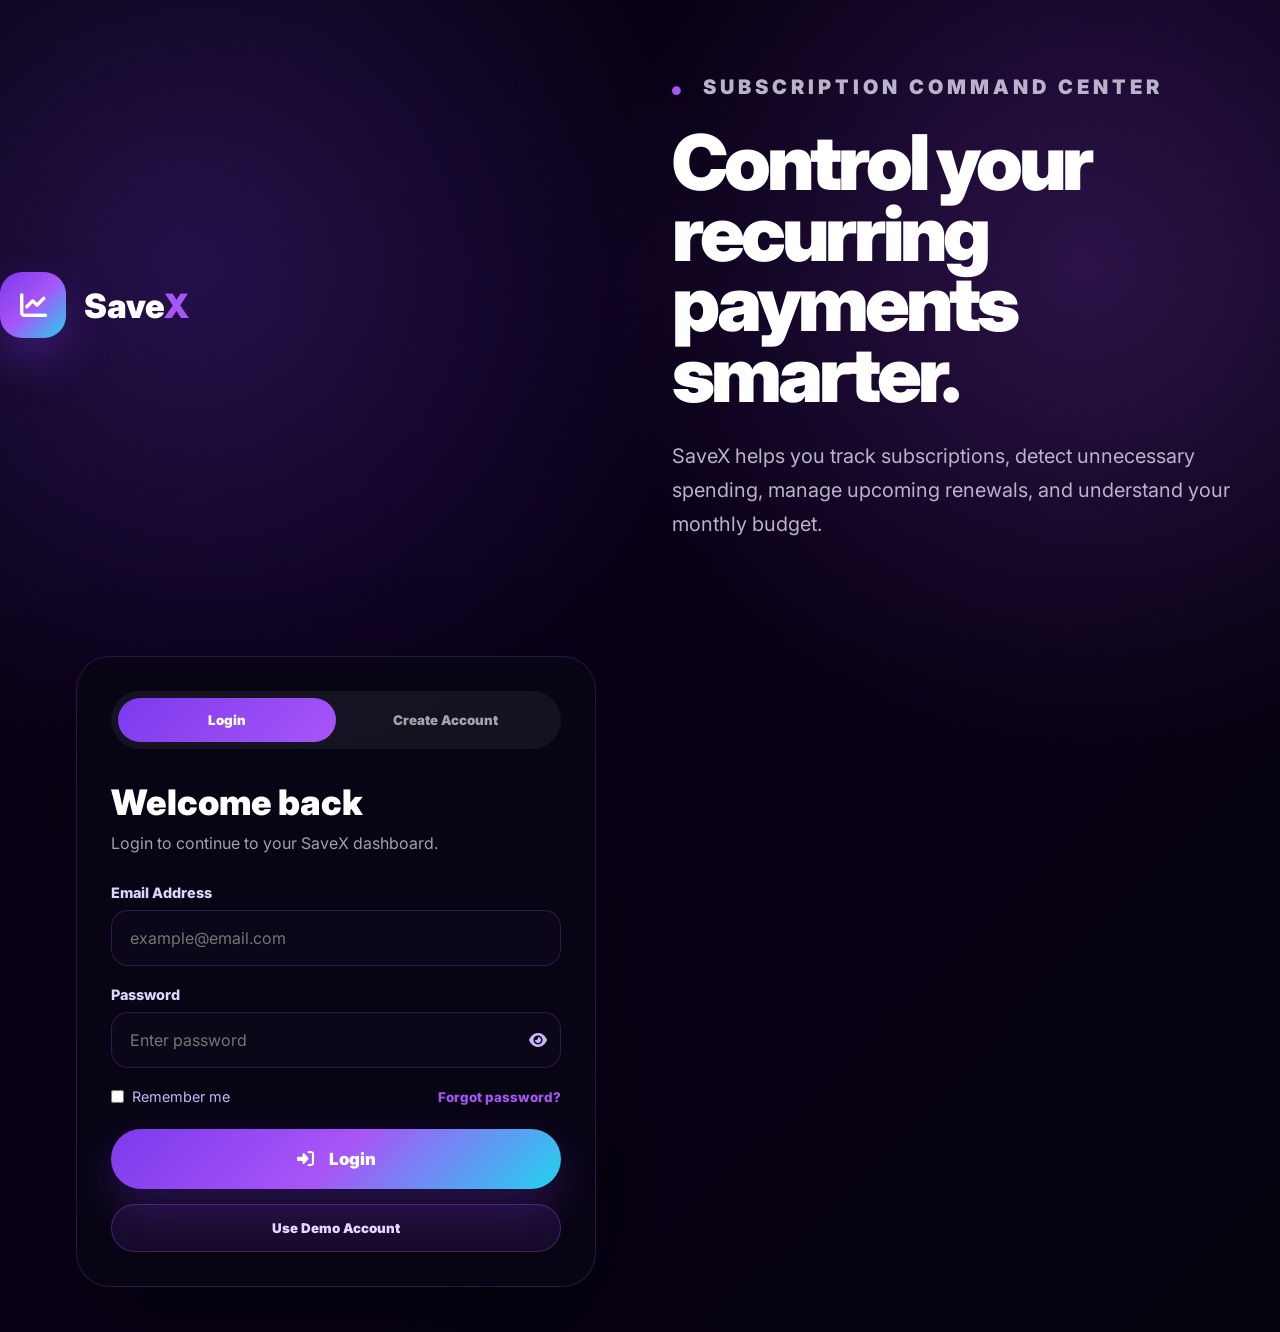
<file: src/web/index.html>
<!DOCTYPE html>
<html lang="en">
<head>
    <meta charset="UTF-8">
    <meta name="viewport" content="width=device-width, initial-scale=1.0">
    <title>SaveX | Login</title>

    <link href="https://fonts.googleapis.com/css2?family=Inter:wght@300;400;500;600;700;800;900&display=swap" rel="stylesheet">
    <link rel="stylesheet" href="https://cdnjs.cloudflare.com/ajax/libs/font-awesome/6.5.0/css/all.min.css">

    <link rel="stylesheet" href="styles.css">
</head>
<body>

<div class="login-page">
    <nav class="auth-brand">
        <div class="brand-icon">
            <i class="fa-solid fa-chart-line"></i>
        </div>
        <h2>Save<span>X</span></h2>
    </nav>

    <div class="auth-hero">

        <p class="hero-tag">
            <i class="fa-solid fa-circle"></i>
            Subscription command center
        </p>

        <h1>Control your recurring payments smarter.</h1>

        <p>
            SaveX helps you track subscriptions, detect unnecessary spending,
            manage upcoming renewals, and understand your monthly budget.
        </p>

    </div>


    <div class="login-right-panel">

        <div class="auth-card">

            <div class="auth-tabs">
                <button type="button" class="auth-tab active" id="loginTab">Login</button>
                <button type="button" class="auth-tab" id="signupTab">Create Account</button>
            </div>

            <form id="loginForm" class="auth-form active">

                <h2>Welcome back</h2>
                <p class="auth-subtitle">Login to continue to your SaveX dashboard.</p>

                <div class="form-group">
                    <label for="loginEmail">Email Address</label>
                    <input type="email" id="loginEmail" placeholder="example@email.com" required>
                </div>

                <div class="form-group">
                    <label for="loginPassword">Password</label>

                    <div class="password-box">
                        <input type="password" id="loginPassword" placeholder="Enter password" required>

                        <button type="button" class="toggle-password" data-target="loginPassword">
                            <i class="fa-solid fa-eye"></i>
                        </button>
                    </div>
                </div>

                <div class="auth-options">
                    <label class="remember-box">
                        <input type="checkbox" id="rememberMe">
                        <span>Remember me</span>
                    </label>

                    <button type="button" class="text-btn" id="forgotBtn">
                        Forgot password?
                    </button>
                </div>

                <button type="submit" class="primary-btn full-btn">
                    <i class="fa-solid fa-right-to-bracket"></i>
                    Login
                </button>

                <button type="button" class="demo-login-btn" id="demoLoginBtn">
                    Use Demo Account
                </button>

            </form>

            <form id="signupForm" class="auth-form">

                <h2>Create account</h2>
                <p class="auth-subtitle">Create your SaveX account and start tracking subscriptions.</p>

                <div class="form-group">
                    <label for="signupName">Full Name</label>
                    <input type="text" id="signupName" placeholder="Enter your full name" required>
                </div>

                <div class="form-group">
                    <label for="signupEmail">Email Address</label>
                    <input type="email" id="signupEmail" placeholder="example@email.com" required>
                </div>

                <div class="form-group">
                    <label for="signupPassword">Password</label>

                    <div class="password-box">
                        <input type="password" id="signupPassword" placeholder="Create password" required>

                        <button type="button" class="toggle-password" data-target="signupPassword">
                            <i class="fa-solid fa-eye"></i>
                        </button>
                    </div>

                    <small class="password-hint">Password must be at least 6 characters.</small>
                </div>

                <div class="form-group">
                    <label for="confirmPassword">Confirm Password</label>

                    <div class="password-box">
                        <input type="password" id="confirmPassword" placeholder="Confirm password" required>

                        <button type="button" class="toggle-password" data-target="confirmPassword">
                            <i class="fa-solid fa-eye"></i>
                        </button>
                    </div>
                </div>

                <button type="submit" class="primary-btn full-btn">
                    <i class="fa-solid fa-user-plus"></i>
                    Create Account
                </button>

            </form>

        </div>

    </div>

</div>

<div class="toast" id="authToast"></div>

<script>
    const loginTab = document.getElementById("loginTab");
    const signupTab = document.getElementById("signupTab");
    const loginForm = document.getElementById("loginForm");
    const signupForm = document.getElementById("signupForm");
    const authToast = document.getElementById("authToast");

    function showAuthToast(message) {
        authToast.textContent = message;
        authToast.classList.add("show");

        setTimeout(function () {
            authToast.classList.remove("show");
        }, 2500);
    }

    function showLogin() {
        loginTab.classList.add("active");
        signupTab.classList.remove("active");

        loginForm.classList.add("active");
        signupForm.classList.remove("active");
    }

    function showSignup() {
        signupTab.classList.add("active");
        loginTab.classList.remove("active");

        signupForm.classList.add("active");
        loginForm.classList.remove("active");
    }

    loginTab.addEventListener("click", showLogin);
    signupTab.addEventListener("click", showSignup);

    document.querySelectorAll(".toggle-password").forEach(function (button) {
        button.addEventListener("click", function () {
            const targetId = button.getAttribute("data-target");
            const input = document.getElementById(targetId);
            const icon = button.querySelector("i");

            if (input.type === "password") {
                input.type = "text";
                icon.classList.remove("fa-eye");
                icon.classList.add("fa-eye-slash");
            } else {
                input.type = "password";
                icon.classList.remove("fa-eye-slash");
                icon.classList.add("fa-eye");
            }
        });
    });

    signupForm.addEventListener("submit", function (event) {
        event.preventDefault();

        const name = document.getElementById("signupName").value.trim();
        const email = document.getElementById("signupEmail").value.trim().toLowerCase();
        const password = document.getElementById("signupPassword").value.trim();
        const confirmPassword = document.getElementById("confirmPassword").value.trim();

        if (name === "" || email === "" || password === "" || confirmPassword === "") {
            showAuthToast("Please fill all fields.");
            return;
        }

        if (password.length < 6) {
            showAuthToast("Password must be at least 6 characters.");
            return;
        }

        if (password !== confirmPassword) {
            showAuthToast("Passwords do not match.");
            return;
        }

        const user = {
            name: name,
            email: email,
            password: password
        };

        localStorage.setItem("savex_user_account", JSON.stringify(user));
        localStorage.setItem("subtracker_user_name", name);
        localStorage.setItem("subtracker_user_email", email);
        localStorage.setItem("savex_logged_in", "true");

        showAuthToast("Account created successfully.");

        setTimeout(function () {
            window.location.href = "dashboard.html";
        }, 800);
    });

    loginForm.addEventListener("submit", function (event) {
        event.preventDefault();

        const email = document.getElementById("loginEmail").value.trim().toLowerCase();
        const password = document.getElementById("loginPassword").value.trim();
        const rememberMe = document.getElementById("rememberMe").checked;

        const savedUser = JSON.parse(localStorage.getItem("savex_user_account"));

        if (!savedUser) {
            showAuthToast("No account found. Please create an account first.");
            return;
        }

        if (email !== savedUser.email || password !== savedUser.password) {
            showAuthToast("Invalid email or password.");
            return;
        }

        localStorage.setItem("subtracker_user_name", savedUser.name);
        localStorage.setItem("subtracker_user_email", savedUser.email);
        localStorage.setItem("savex_logged_in", "true");

        if (rememberMe) {
            localStorage.setItem("savex_remember_email", email);
        } else {
            localStorage.removeItem("savex_remember_email");
        }

        showAuthToast("Login successful.");

        setTimeout(function () {
            window.location.href = "dashboard.html";
        }, 700);
    });

    document.getElementById("demoLoginBtn").addEventListener("click", function () {
        const demoUser = {
            name: "Huda Faisal",
            email: "demo@savex.com",
            password: "123456"
        };

        localStorage.setItem("savex_user_account", JSON.stringify(demoUser));
        localStorage.setItem("subtracker_user_name", demoUser.name);
        localStorage.setItem("subtracker_user_email", demoUser.email);
        localStorage.setItem("savex_logged_in", "true");

        window.location.href = "dashboard.html";
    });

    document.getElementById("forgotBtn").addEventListener("click", function () {
        showAuthToast("Demo project: create a new account if you forgot password.");
    });

    window.addEventListener("load", function () {
        const rememberedEmail = localStorage.getItem("savex_remember_email");

        if (rememberedEmail) {
            document.getElementById("loginEmail").value = rememberedEmail;
            document.getElementById("rememberMe").checked = true;
        }
    });
</script>

</body>
</html>
</file>
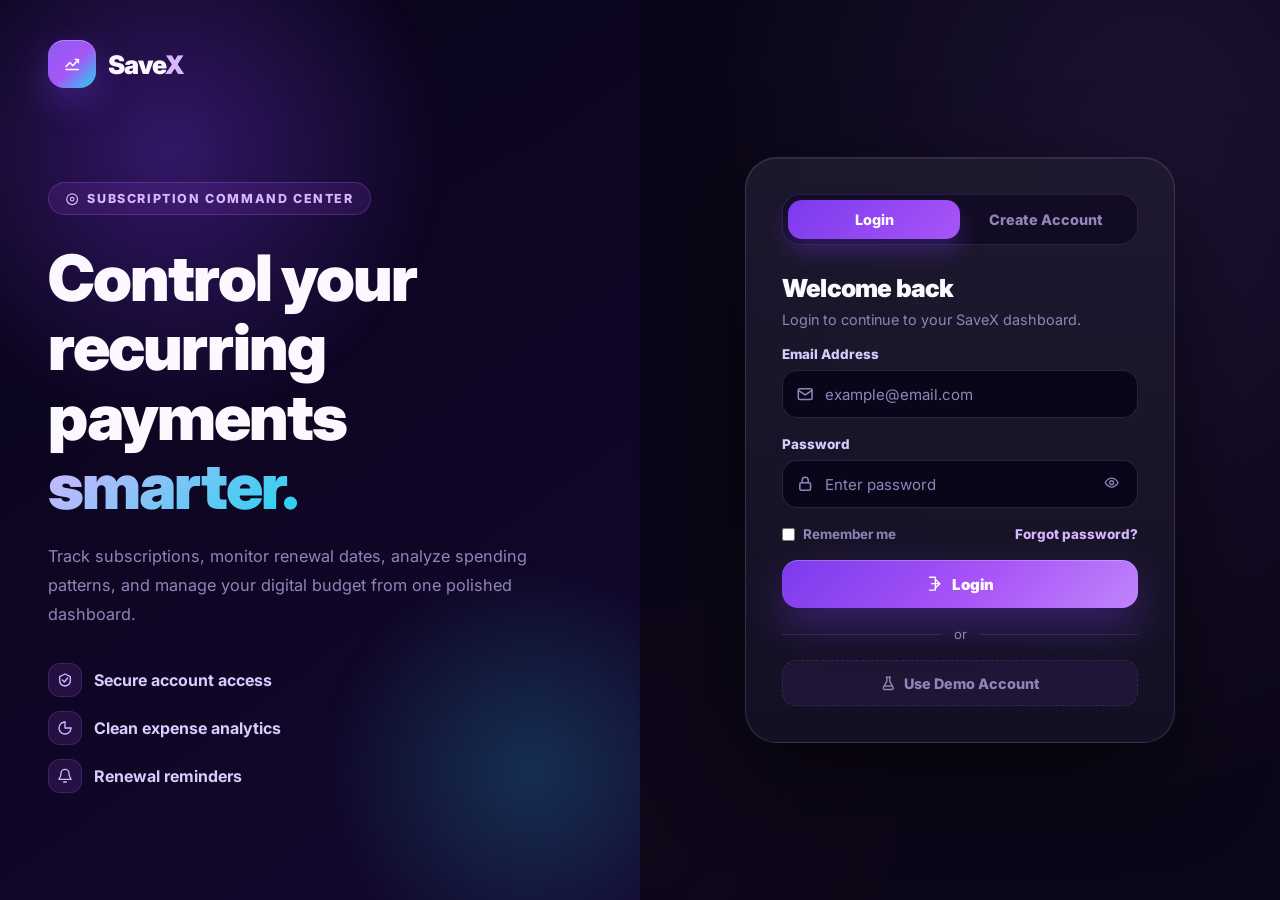
<file: target/classes/static/index.html>
<!DOCTYPE html>
<html lang="en">
<head>
    <meta charset="UTF-8">
    <meta name="viewport" content="width=device-width, initial-scale=1.0">
    <title>SaveX | Login</title>
    <meta name="description" content="SaveX – Smart subscription tracking for recurring payments and renewals.">

    <link href="https://fonts.googleapis.com/css2?family=Inter:wght@300;400;500;600;700;800;900&display=swap" rel="stylesheet">

    <link rel="stylesheet" href="styles.css">
</head>

<body>

<div class="login-page">

    <section class="login-left-panel">

        <nav class="auth-brand">
            <div class="brand-icon">
                <span data-icon="chart-line"></span>
            </div>

            <h2>Save<span>X</span></h2>
        </nav>

        <div class="auth-hero">

            <p class="hero-tag">
                <span data-icon="circle-dot"></span>
                Subscription command center
            </p>

            <h1>
                Control your recurring payments
                <span class="gradient-text">smarter.</span>
            </h1>

            <p class="hero-desc">
                Track subscriptions, monitor renewal dates, analyze spending patterns,
                and manage your digital budget from one polished dashboard.
            </p>

            <div class="hero-features">

                <div class="hero-feature">
                    <span data-icon="shield-check"></span>
                    <span>Secure account access</span>
                </div>

                <div class="hero-feature">
                    <span data-icon="chart-pie"></span>
                    <span>Clean expense analytics</span>
                </div>

                <div class="hero-feature">
                    <span data-icon="bell"></span>
                    <span>Renewal reminders</span>
                </div>

            </div>

        </div>

    </section>

    <section class="login-right-panel">

        <div class="auth-card">

            <div class="auth-tabs">
                <button type="button" class="auth-tab active" id="loginTab">Login</button>
                <button type="button" class="auth-tab" id="signupTab">Create Account</button>
            </div>

            <form id="loginForm" class="auth-form active">

                <h2>Welcome back</h2>

                <p class="auth-subtitle">
                    Login to continue to your SaveX dashboard.
                </p>

                <div class="form-group">

                    <label for="loginEmail">Email Address</label>

                    <div class="input-icon-wrapper">
                        <span data-icon="envelope" class="input-icon"></span>

                        <input
                                type="email"
                                id="loginEmail"
                                placeholder="example@email.com"
                                required
                        >
                    </div>

                </div>

                <div class="form-group">

                    <label for="loginPassword">Password</label>

                    <div class="password-box">
                        <span data-icon="lock" class="input-icon"></span>

                        <input
                                type="password"
                                id="loginPassword"
                                placeholder="Enter password"
                                required
                        >

                        <button type="button" class="toggle-password" data-target="loginPassword" aria-label="Show or hide password">
                            <span data-icon="eye"></span>
                        </button>
                    </div>

                </div>

                <div class="auth-options">

                    <label class="remember-box">
                        <input type="checkbox" id="rememberMe">
                        <span>Remember me</span>
                    </label>

                    <button type="button" class="text-btn" id="forgotBtn">
                        Forgot password?
                    </button>

                </div>

                <button type="submit" class="primary-btn full-btn" id="loginSubmitBtn">
                    <span data-icon="right-to-bracket"></span>
                    Login
                </button>

                <div class="divider">
                    <span>or</span>
                </div>

                <button type="button" class="demo-login-btn" id="demoLoginBtn">
                    <span data-icon="flask"></span>
                    Use Demo Account
                </button>

            </form>

            <form id="signupForm" class="auth-form">

                <h2>Create account</h2>

                <p class="auth-subtitle">
                    Start tracking your subscriptions with SaveX.
                </p>

                <div class="form-group">

                    <label for="signupName">Full Name</label>

                    <div class="input-icon-wrapper">
                        <span data-icon="user" class="input-icon"></span>

                        <input
                                type="text"
                                id="signupName"
                                placeholder="Your name"
                                required
                        >
                    </div>

                </div>

                <div class="form-group">

                    <label for="signupEmail">Email Address</label>

                    <div class="input-icon-wrapper">
                        <span data-icon="envelope" class="input-icon"></span>

                        <input
                                type="email"
                                id="signupEmail"
                                placeholder="example@email.com"
                                required
                        >
                    </div>

                </div>

                <div class="form-group">

                    <label for="signupPassword">Password</label>

                    <div class="password-box">
                        <span data-icon="lock" class="input-icon"></span>

                        <input
                                type="password"
                                id="signupPassword"
                                placeholder="Create password"
                                required
                        >

                        <button type="button" class="toggle-password" data-target="signupPassword" aria-label="Show or hide password">
                            <span data-icon="eye"></span>
                        </button>
                    </div>

                </div>

                <div class="form-group">

                    <label for="confirmPassword">Confirm Password</label>

                    <div class="password-box">
                        <span data-icon="lock" class="input-icon"></span>

                        <input
                                type="password"
                                id="confirmPassword"
                                placeholder="Confirm password"
                                required
                        >

                        <button type="button" class="toggle-password" data-target="confirmPassword" aria-label="Show or hide password">
                            <span data-icon="eye"></span>
                        </button>
                    </div>

                </div>

                <button type="submit" class="primary-btn full-btn">
                    <span data-icon="user-plus"></span>
                    Create Account
                </button>

            </form>

        </div>

    </section>

</div>

<div class="toast" id="authToast"></div>

<script src="svg-icons.js"></script>

<script>
    const AUTH_URL = "http://localhost:8080/api/auth";

    const loginTab = document.getElementById("loginTab");
    const signupTab = document.getElementById("signupTab");

    const loginForm = document.getElementById("loginForm");
    const signupForm = document.getElementById("signupForm");

    const authToast = document.getElementById("authToast");

    function showAuthToast(message, type) {
        authToast.textContent = message;
        authToast.className = "toast show" + (type ? " toast-" + type : "");

        setTimeout(function () {
            authToast.classList.remove("show");
        }, 3000);
    }

    function showLogin() {
        loginTab.classList.add("active");
        signupTab.classList.remove("active");

        loginForm.classList.add("active");
        signupForm.classList.remove("active");
    }

    function showSignup() {
        signupTab.classList.add("active");
        loginTab.classList.remove("active");

        signupForm.classList.add("active");
        loginForm.classList.remove("active");
    }

    loginTab.addEventListener("click", showLogin);
    signupTab.addEventListener("click", showSignup);

    document.querySelectorAll(".toggle-password").forEach(function (button) {
        button.addEventListener("click", function () {
            const targetId = button.getAttribute("data-target");
            const input = document.getElementById(targetId);
            const currentIcon = button.querySelector("[data-icon]");

            if (input.type === "password") {
                input.type = "text";
                currentIcon.setAttribute("data-icon", "eye-slash");
            } else {
                input.type = "password";
                currentIcon.setAttribute("data-icon", "eye");
            }

            if (window.SavexIcons) {
                window.SavexIcons.refresh();
            }
        });
    });

    loginForm.addEventListener("submit", async function (e) {
        e.preventDefault();

        const email = document.getElementById("loginEmail").value.trim();
        const password = document.getElementById("loginPassword").value.trim();

        if (!email || !password) {
            showAuthToast("Please enter email and password.", "error");
            return;
        }

        try {
            const response = await fetch(AUTH_URL + "/login", {
                method: "POST",
                headers: {
                    "Content-Type": "application/json"
                },
                body: JSON.stringify({
                    email: email,
                    password: password
                })
            });

            const data = await response.json();

            if (!response.ok || data.success !== true) {
                showAuthToast(data.message || "Login failed.", "error");
                return;
            }

            localStorage.setItem("savex_logged_in", "true");
            localStorage.setItem("savex_user_id", data.userId);
            localStorage.setItem("subtracker_user_name", data.username);
            localStorage.setItem("subtracker_user_email", data.email);

            if (document.getElementById("rememberMe").checked) {
                localStorage.setItem("savex_remember_email", email);
            }

            showAuthToast("Login successful. Redirecting...", "success");

            setTimeout(function () {
                window.location.href = "dashboard.html";
            }, 700);

        } catch (error) {
            console.error(error);
            showAuthToast("Backend not connected. Start Spring Boot first.", "error");
        }
    });

    signupForm.addEventListener("submit", async function (e) {
        e.preventDefault();

        const name = document.getElementById("signupName").value.trim();
        const email = document.getElementById("signupEmail").value.trim();
        const password = document.getElementById("signupPassword").value.trim();
        const confirmPassword = document.getElementById("confirmPassword").value.trim();

        if (!name || !email || !password || !confirmPassword) {
            showAuthToast("Please fill all fields.", "error");
            return;
        }

        if (password.length < 6) {
            showAuthToast("Password must be at least 6 characters.", "error");
            return;
        }

        if (password !== confirmPassword) {
            showAuthToast("Passwords do not match.", "error");
            return;
        }

        try {
            const response = await fetch(AUTH_URL + "/signup", {
                method: "POST",
                headers: {
                    "Content-Type": "application/json"
                },
                body: JSON.stringify({
                    username: name,
                    email: email,
                    password: password
                })
            });

            const data = await response.json();

            if (!response.ok || data.success !== true) {
                showAuthToast(data.message || "Signup failed.", "error");
                return;
            }

            localStorage.setItem("savex_logged_in", "true");
            localStorage.setItem("savex_user_id", data.userId);
            localStorage.setItem("subtracker_user_name", data.username);
            localStorage.setItem("subtracker_user_email", data.email);

            showAuthToast("Account created. Redirecting...", "success");

            setTimeout(function () {
                window.location.href = "dashboard.html";
            }, 700);

        } catch (error) {
            console.error(error);
            showAuthToast("Backend not connected. Start Spring Boot first.", "error");
        }
    });

    document.getElementById("demoLoginBtn").addEventListener("click", function () {
        localStorage.setItem("savex_logged_in", "true");
        localStorage.setItem("savex_user_id", "0");
        localStorage.setItem("subtracker_user_name", "SaveX User");
        localStorage.setItem("subtracker_user_email", "demo@savex.com");

        showAuthToast("Loading demo account.", "success");

        setTimeout(function () {
            window.location.href = "dashboard.html";
        }, 700);
    });

    document.getElementById("forgotBtn").addEventListener("click", function () {
        showAuthToast("Please create a new account if you forgot your password.", "error");
    });

    window.addEventListener("load", function () {
        const rememberedEmail = localStorage.getItem("savex_remember_email");

        if (rememberedEmail) {
            document.getElementById("loginEmail").value = rememberedEmail;
            document.getElementById("rememberMe").checked = true;
        }
    });
</script>

</body>
</html>
</file>
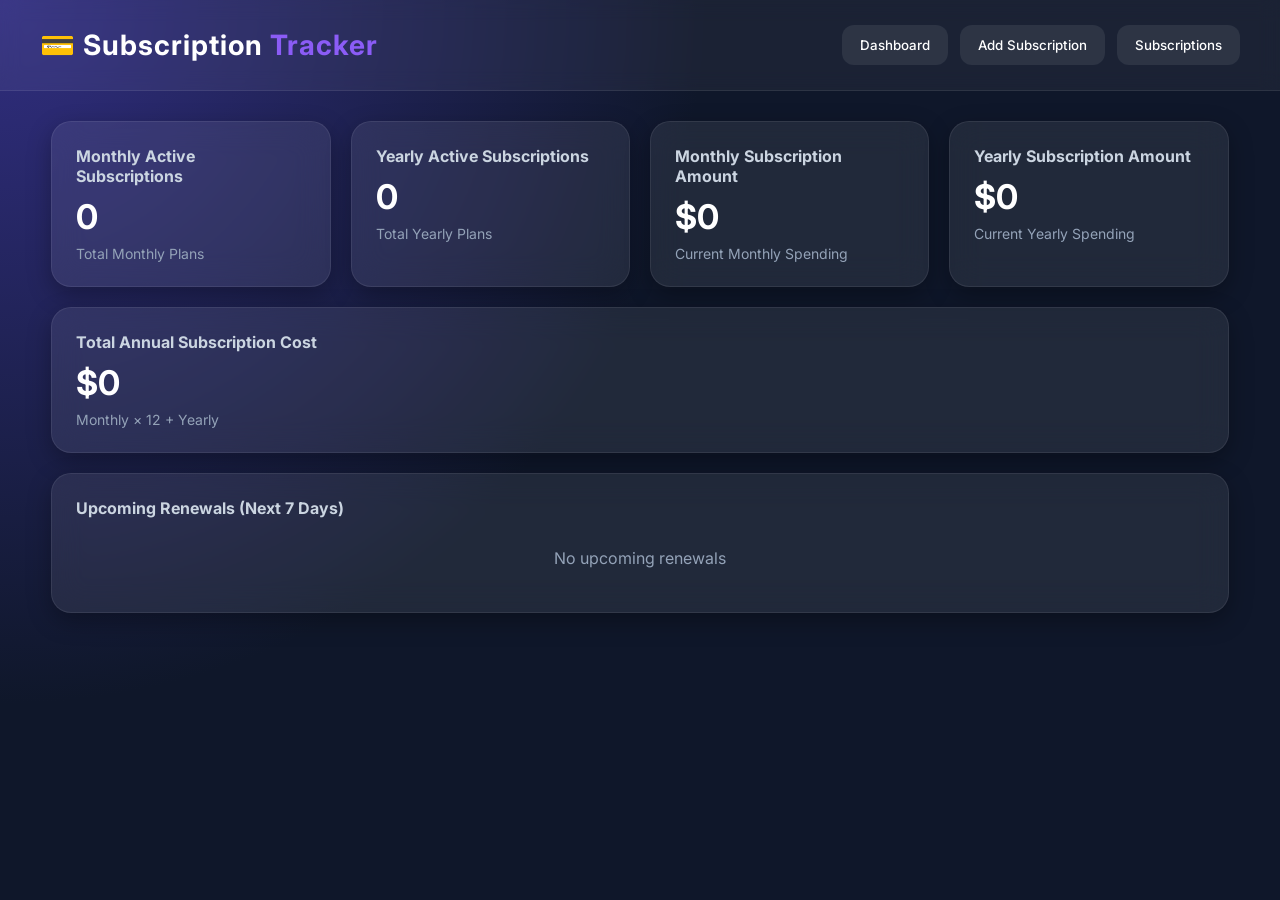
<file: src/com/Frontend.html>
<!DOCTYPE html>
<html lang="en">
<head>
    <meta charset="UTF-8" />
    <meta name="viewport" content="width=device-width, initial-scale=1.0"/>
    <title>Recurring Subscription Tracker</title>

    <link href="https://fonts.googleapis.com/css2?family=Inter:wght@300;400;500;600;700&display=swap" rel="stylesheet">

    <style>

        *{
            margin:0;
            padding:0;
            box-sizing:border-box;
            font-family:'Inter',sans-serif;
        }

        body{
            background:
            radial-gradient(circle at top left,#312e81,#0f172a 45%),
            radial-gradient(circle at bottom right,#7c3aed,#111827 40%);
            min-height:100vh;
            color:white;
        }

        /* HEADER */

        header{
            width:100%;
            padding:25px 40px;
            display:flex;
            justify-content:space-between;
            align-items:center;
            backdrop-filter:blur(10px);
            background:rgba(255,255,255,0.05);
            border-bottom:1px solid rgba(255,255,255,0.08);
            position:sticky;
            top:0;
            z-index:100;
        }

        .logo{
            font-size:28px;
            font-weight:700;
            letter-spacing:1px;
        }

        .logo span{
            color:#8b5cf6;
        }

        nav{
            display:flex;
            gap:12px;
        }

        nav button{
            border:none;
            padding:12px 18px;
            border-radius:12px;
            background:rgba(255,255,255,0.08);
            color:white;
            cursor:pointer;
            transition:0.3s;
            font-weight:500;
        }

        nav button:hover{
            background:#8b5cf6;
            transform:translateY(-2px);
        }

        /* MAIN */

        .container{
            width:92%;
            max-width:1400px;
            margin:30px auto;
        }

        section{
            display:none;
            animation:fade 0.4s ease;
        }

        section.active{
            display:block;
        }

        @keyframes fade{
            from{
                opacity:0;
                transform:translateY(15px);
            }
            to{
                opacity:1;
                transform:translateY(0);
            }
        }

        /* DASHBOARD */

        .dashboard-grid{
            display:grid;
            grid-template-columns:repeat(auto-fit,minmax(240px,1fr));
            gap:20px;
        }

        .card{
            background:rgba(255,255,255,0.08);
            border:1px solid rgba(255,255,255,0.08);
            border-radius:20px;
            padding:24px;
            backdrop-filter:blur(16px);
            box-shadow:0 8px 25px rgba(0,0,0,0.3);
            transition:0.3s;
        }

        .card:hover{
            transform:translateY(-5px);
            background:rgba(255,255,255,0.12);
        }

        .card h3{
            font-size:16px;
            margin-bottom:10px;
            color:#cbd5e1;
        }

        .card h1{
            font-size:34px;
            margin-bottom:8px;
        }

        .card p{
            color:#94a3b8;
            font-size:14px;
        }

        .full-width{
            grid-column:1/-1;
        }

        /* FORM */

        .form-container{
            max-width:700px;
            margin:auto;
        }

        .form-title{
            font-size:28px;
            margin-bottom:25px;
            text-align:center;
            font-weight:700;
        }

        .form-group{
            margin-bottom:18px;
        }

        .form-group label{
            display:block;
            margin-bottom:8px;
            color:#cbd5e1;
            font-size:14px;
        }

        input,
        select{
            width:100%;
            padding:14px;
            border:none;
            border-radius:14px;
            background:rgba(255,255,255,0.08);
            color:white;
            outline:none;
            font-size:15px;
        }

        input::placeholder{
            color:#94a3b8;
        }

        .submit-btn{
            width:100%;
            padding:15px;
            border:none;
            border-radius:14px;
            background:linear-gradient(135deg,#6366f1,#8b5cf6);
            color:white;
            font-size:16px;
            font-weight:600;
            cursor:pointer;
            transition:0.3s;
            margin-top:10px;
        }

        .submit-btn:hover{
            transform:scale(1.02);
            opacity:0.95;
        }

        /* TABLE */

        .table-wrapper{
            overflow-x:auto;
            margin-top:20px;
        }

        table{
            width:100%;
            border-collapse:collapse;
            overflow:hidden;
            border-radius:18px;
        }

        th{
            background:#6366f1;
            padding:16px;
            text-align:left;
        }

        td{
            padding:16px;
            background:rgba(255,255,255,0.06);
            border-bottom:1px solid rgba(255,255,255,0.05);
        }

        tr:hover td{
            background:rgba(255,255,255,0.1);
        }

        .action-btn{
            border:none;
            padding:8px 14px;
            border-radius:10px;
            cursor:pointer;
            color:white;
            font-weight:500;
        }

        .delete-btn{
            background:#ef4444;
        }

        .edit-btn{
            background:#22c55e;
            margin-right:8px;
        }

        .renewal-item{
            background:rgba(255,255,255,0.05);
            padding:14px;
            border-radius:12px;
            margin-top:10px;
        }

        .empty{
            color:#94a3b8;
            text-align:center;
            padding:20px;
        }

        /* RESPONSIVE */

        @media(max-width:768px){

            header{
                flex-direction:column;
                gap:15px;
            }

            nav{
                width:100%;
                justify-content:center;
                flex-wrap:wrap;
            }

            .logo{
                font-size:22px;
            }

            .card h1{
                font-size:28px;
            }
        }

    </style>
</head>

<body>

<header>

    <div class="logo">
        💳 Subscription <span>Tracker</span>
    </div>

    <nav>
        <button onclick="showSection('dashboard')">Dashboard</button>
        <button onclick="showSection('add')">Add Subscription</button>
        <button onclick="showSection('list')">Subscriptions</button>
    </nav>

</header>

<div class="container">

    <!-- DASHBOARD -->

    <section id="dashboard" class="active">

        <div class="dashboard-grid">

            <div class="card">
                <h3>Monthly Active Subscriptions</h3>
                <h1 id="monthlyCount">0</h1>
                <p>Total Monthly Plans</p>
            </div>

            <div class="card">
                <h3>Yearly Active Subscriptions</h3>
                <h1 id="yearlyCount">0</h1>
                <p>Total Yearly Plans</p>
            </div>

            <div class="card">
                <h3>Monthly Subscription Amount</h3>
                <h1 id="monthlyCost">$0</h1>
                <p>Current Monthly Spending</p>
            </div>

            <div class="card">
                <h3>Yearly Subscription Amount</h3>
                <h1 id="yearlyCost">$0</h1>
                <p>Current Yearly Spending</p>
            </div>

            <div class="card full-width">
                <h3>Total Annual Subscription Cost</h3>
                <h1 id="annualTotal">$0</h1>
                <p>Monthly × 12 + Yearly</p>
            </div>

            <div class="card full-width">

                <h3>Upcoming Renewals (Next 7 Days)</h3>

                <div id="renewalsContainer"></div>

            </div>

        </div>

    </section>

    <!-- ADD SUBSCRIPTION -->

    <section id="add">

        <div class="card form-container">

            <h2 class="form-title">
                Add New Subscription
            </h2>

            <div class="form-group">
                <label>Service Name</label>
                <input type="text" id="serviceName" placeholder="Netflix">
            </div>

            <div class="form-group">
                <label>Amount</label>
                <input type="number" id="amount" placeholder="15">
            </div>

            <div class="form-group">
                <label>Category</label>

                <select id="category">
                    <option>Entertainment</option>
                    <option>Software</option>
                    <option>Education</option>
                    <option>Music</option>
                    <option>Fitness</option>
                </select>
            </div>

            <div class="form-group">
                <label>Billing Cycle</label>

                <select id="billingCycle">
                    <option>Monthly</option>
                    <option>Yearly</option>
                </select>
            </div>

            <div class="form-group">
                <label>Next Billing Date</label>
                <input type="date" id="billingDate">
            </div>

            <button class="submit-btn" onclick="saveSubscription()">
                Add Subscription
            </button>

        </div>

    </section>

    <!-- LIST -->

    <section id="list">

        <div class="card">

            <h2 style="margin-bottom:20px;">
                Subscription List
            </h2>

            <div class="table-wrapper">

                <table>

                    <thead>

                    <tr>
                        <th>Service</th>
                        <th>Category</th>
                        <th>Amount</th>
                        <th>Billing</th>
                        <th>Next Date</th>
                        <th>Actions</th>
                    </tr>

                    </thead>

                    <tbody id="tableBody"></tbody>

                </table>

            </div>

        </div>

    </section>

</div>

<script>

    let subscriptions =
        JSON.parse(localStorage.getItem("subscriptions")) || [];

    let editIndex = -1;

    function showSection(id){

        document.querySelectorAll("section")
            .forEach(section =>
                section.classList.remove("active"));

        document.getElementById(id)
            .classList.add("active");

        renderDashboard();
        renderTable();
    }

    function saveSubscription(){

        const subscription = {

            serviceName:
                document.getElementById("serviceName").value,

            amount:
                parseFloat(
                    document.getElementById("amount").value
                ),

            category:
                document.getElementById("category").value,

            billingCycle:
                document.getElementById("billingCycle").value,

            nextBillingDate:
                document.getElementById("billingDate").value
        };

        if(
            !subscription.serviceName ||
            !subscription.amount ||
            !subscription.nextBillingDate
        ){
            alert("Please fill all fields");
            return;
        }

        if(editIndex === -1){

            subscriptions.push(subscription);

        } else {

            subscriptions[editIndex] = subscription;
            editIndex = -1;
        }

        localStorage.setItem(
            "subscriptions",
            JSON.stringify(subscriptions)
        );

        clearForm();

        renderDashboard();
        renderTable();

        alert("Subscription Saved Successfully");

        showSection("list");
    }

    function renderDashboard(){

        const monthly =
            subscriptions.filter(
                s => s.billingCycle === "Monthly"
            );

        const yearly =
            subscriptions.filter(
                s => s.billingCycle === "Yearly"
            );

        const monthlyCost =
            monthly.reduce(
                (total,s) => total + s.amount,
                0
            );

        const yearlyCost =
            yearly.reduce(
                (total,s) => total + s.amount,
                0
            );

        document.getElementById("monthlyCount")
            .innerText = monthly.length;

        document.getElementById("yearlyCount")
            .innerText = yearly.length;

        document.getElementById("monthlyCost")
            .innerText = "$" + monthlyCost;

        document.getElementById("yearlyCost")
            .innerText = "$" + yearlyCost;

        document.getElementById("annualTotal")
            .innerText =
            "$" + ((monthlyCost * 12) + yearlyCost);

        renderRenewals();
    }

    function renderRenewals(){

        const container =
            document.getElementById("renewalsContainer");

        const today = new Date();

        const upcoming =
            subscriptions.filter(subscription => {

                const billDate =
                    new Date(subscription.nextBillingDate);

                const diff =
                    (billDate - today) /
                    (1000 * 60 * 60 * 24);

                return diff >= 0 && diff <= 7;
            });

        if(upcoming.length === 0){

            container.innerHTML =
                `<div class="empty">
                    No upcoming renewals
                </div>`;

            return;
        }

        container.innerHTML = "";

        upcoming.forEach(subscription => {

            const billDate =
                new Date(subscription.nextBillingDate);

            const days =
                Math.ceil(
                    (billDate - today) /
                    (1000 * 60 * 60 * 24)
                );

            container.innerHTML += `

                <div class="renewal-item">

                    <strong>
                        ${subscription.serviceName}
                    </strong>

                    - ${days} day(s) remaining

                </div>
            `;
        });
    }

    function renderTable(){

        const table =
            document.getElementById("tableBody");

        table.innerHTML = "";

        if(subscriptions.length === 0){

            table.innerHTML = `
                <tr>
                    <td colspan="6" class="empty">
                        No subscriptions added yet
                    </td>
                </tr>
            `;

            return;
        }

        subscriptions.forEach((subscription,index) => {

            table.innerHTML += `

                <tr>

                    <td>
                        ${subscription.serviceName}
                    </td>

                    <td>
                        ${subscription.category}
                    </td>

                    <td>
                        $${subscription.amount}
                    </td>

                    <td>
                        ${subscription.billingCycle}
                    </td>

                    <td>
                        ${subscription.nextBillingDate}
                    </td>

                    <td>

                        <button
                            class="action-btn edit-btn"
                            onclick="editSubscription(${index})"
                        >
                            Edit
                        </button>

                        <button
                            class="action-btn delete-btn"
                            onclick="deleteSubscription(${index})"
                        >
                            Delete
                        </button>

                    </td>

                </tr>
            `;
        });
    }

    function editSubscription(index){

        const subscription = subscriptions[index];

        document.getElementById("serviceName")
            .value = subscription.serviceName;

        document.getElementById("amount")
            .value = subscription.amount;

        document.getElementById("category")
            .value = subscription.category;

        document.getElementById("billingCycle")
            .value = subscription.billingCycle;

        document.getElementById("billingDate")
            .value = subscription.nextBillingDate;

        editIndex = index;

        showSection("add");
    }

    function deleteSubscription(index){

        if(confirm("Delete this subscription?")){

            subscriptions.splice(index,1);

            localStorage.setItem(
                "subscriptions",
                JSON.stringify(subscriptions)
            );

            renderDashboard();
            renderTable();
        }
    }

    function clearForm(){

        document.getElementById("serviceName").value = "";
        document.getElementById("amount").value = "";
        document.getElementById("billingDate").value = "";

        document.getElementById("category").selectedIndex = 0;
        document.getElementById("billingCycle").selectedIndex = 0;
    }

    renderDashboard();
    renderTable();

</script>

</body>
</html>
</file>
<file: src/web/styles.css>
* {
    margin: 0;
    padding: 0;
    box-sizing: border-box;
}

body {
    font-family: "Inter", sans-serif;
    background: #05020d;
    color: #ffffff;
    overflow-x: hidden;
}

button,
input,
select {
    font-family: inherit;
}

button {
    cursor: pointer;
}

/* ================= LOGIN PAGE ================= */

.login-page {
    min-height: 100vh;
    display: grid;
    grid-template-columns: 1.05fr 0.95fr;
    background:
        radial-gradient(circle at 15% 20%, rgba(124, 58, 237, 0.26), transparent 34%),
        radial-gradient(circle at 85% 20%, rgba(168, 85, 247, 0.22), transparent 32%),
        linear-gradient(135deg, #05020d, #090018 45%, #05020d);
}

.login-left-panel {
    padding: 48px 7vw;
    display: flex;
    flex-direction: column;
    justify-content: space-between;
}

.auth-brand {
    display: flex;
    align-items: center;
    gap: 18px;
}

.auth-brand h2 {
    font-size: 2.1rem;
    font-weight: 900;
}

.auth-brand span {
    color: #a855f7;
}

.brand-icon,
.logo-box {
    width: 66px;
    height: 66px;
    border-radius: 22px;
    background: linear-gradient(135deg, #7c3aed, #a855f7, #22d3ee);
    display: flex;
    align-items: center;
    justify-content: center;
    color: white;
    font-size: 1.7rem;
    box-shadow: 0 20px 45px rgba(124, 58, 237, 0.35);
}

.auth-hero {
    max-width: 680px;
    padding: 70px 0;
}

.hero-tag {
    color: #c084fc;
    text-transform: uppercase;
    letter-spacing: 4px;
    font-size: 0.78rem;
    font-weight: 900;
    margin-bottom: 24px;
}

.hero-tag i {
    font-size: 0.55rem;
    color: #a855f7;
    margin-right: 10px;
}

.auth-hero h1 {
    font-size: clamp(3.4rem, 6vw, 6.2rem);
    line-height: 0.92;
    font-weight: 900;
    letter-spacing: -4px;
    margin-bottom: 28px;
}

.auth-hero > p {
    color: #b9b2c9;
    font-size: 1.25rem;
    line-height: 1.7;
    max-width: 600px;
}

.auth-preview-card {
    margin-top: 44px;
    width: min(430px, 100%);
    background: rgba(255, 255, 255, 0.07);
    border: 1px solid rgba(168, 85, 247, 0.20);
    border-radius: 28px;
    padding: 26px;
    backdrop-filter: blur(20px);
    box-shadow: 0 30px 80px rgba(0, 0, 0, 0.35);
}

.auth-preview-top {
    display: flex;
    justify-content: space-between;
    align-items: center;
}

.auth-preview-top p {
    color: #a1a1aa;
    font-size: 0.9rem;
}

.auth-preview-top h3 {
    font-size: 2.4rem;
    margin-top: 8px;
}

.preview-icon {
    width: 58px;
    height: 58px;
    border-radius: 18px;
    background: rgba(168, 85, 247, 0.16);
    color: #c084fc;
    display: flex;
    align-items: center;
    justify-content: center;
    font-size: 1.4rem;
}

.preview-line {
    height: 8px;
    border-radius: 999px;
    margin: 28px 0;
    background: linear-gradient(90deg, #7c3aed, #a855f7, #22d3ee);
}

.preview-row {
    display: flex;
    justify-content: space-between;
    padding: 11px 0;
    border-bottom: 1px solid rgba(255, 255, 255, 0.08);
    color: #d1d5db;
}

.preview-row:last-child {
    border-bottom: none;
}

.login-right-panel {
    display: flex;
    align-items: center;
    justify-content: center;
    padding: 45px;
}

.auth-card {
    width: 100%;
    max-width: 520px;
    background: rgba(8, 5, 20, 0.92);
    border: 1px solid rgba(168, 85, 247, 0.22);
    border-radius: 34px;
    padding: 34px;
    box-shadow: 0 40px 110px rgba(0, 0, 0, 0.45);
    backdrop-filter: blur(22px);
}

.auth-tabs {
    display: grid;
    grid-template-columns: 1fr 1fr;
    background: rgba(255, 255, 255, 0.055);
    padding: 7px;
    border-radius: 999px;
    margin-bottom: 32px;
}

.auth-tab {
    border: none;
    padding: 14px 16px;
    border-radius: 999px;
    background: transparent;
    color: #a1a1aa;
    font-weight: 900;
}

.auth-tab.active {
    background: linear-gradient(135deg, #7c3aed, #a855f7);
    color: white;
}

.auth-form {
    display: none;
}

.auth-form.active {
    display: block;
}

.auth-form h2 {
    font-size: 2.2rem;
    font-weight: 900;
    margin-bottom: 8px;
}

.auth-subtitle {
    color: #a1a1aa;
    margin-bottom: 28px;
    line-height: 1.6;
}

.password-box {
    position: relative;
}

.password-box input {
    padding-right: 55px;
}

.toggle-password {
    position: absolute;
    right: 14px;
    top: 50%;
    transform: translateY(-50%);
    border: none;
    background: transparent;
    color: #c4b5fd;
    font-size: 1rem;
}

.password-hint {
    display: block;
    color: #8b8399;
    margin-top: 8px;
    font-size: 0.78rem;
}

.auth-options {
    display: flex;
    align-items: center;
    justify-content: space-between;
    margin: 6px 0 24px;
}

.remember-box {
    display: flex;
    align-items: center;
    gap: 8px;
    color: #c4b5fd;
    font-size: 0.9rem;
}

.remember-box input {
    accent-color: #a855f7;
}

.text-btn {
    border: none;
    background: transparent;
    color: #a855f7;
    font-weight: 800;
}

.demo-login-btn {
    width: 100%;
    margin-top: 15px;
    padding: 15px;
    border: 1px solid rgba(168, 85, 247, 0.30);
    background: rgba(168, 85, 247, 0.10);
    color: #e9d5ff;
    border-radius: 999px;
    font-weight: 900;
}

.demo-login-btn:hover {
    background: rgba(168, 85, 247, 0.18);
}

/* ================= DASHBOARD + SCROLLABLE SIDEBAR ================= */

.dashboard-layout {
    min-height: 100vh;
    display: flex;
    background:
        radial-gradient(circle at 75% 10%, rgba(168, 85, 247, 0.18), transparent 35%),
        linear-gradient(135deg, #05020d 0%, #070113 45%, #06000f 100%);
}

.sidebar {
    width: 435px;
    height: 100vh;
    height: 100dvh;
    position: sticky;
    top: 0;
    background: rgba(3, 2, 12, 0.96);
    border-right: 1px solid rgba(168, 85, 247, 0.14);
    z-index: 10;
    overflow: hidden;
}

.sidebar-scroll-area {
    height: 100%;
    overflow-y: auto;
    overflow-x: hidden;
    padding: 56px 34px 36px;
    scrollbar-width: thin;
    scrollbar-color: #a855f7 transparent;
}

.sidebar-scroll-area::-webkit-scrollbar {
    width: 6px;
}

.sidebar-scroll-area::-webkit-scrollbar-track {
    background: transparent;
}

.sidebar-scroll-area::-webkit-scrollbar-thumb {
    background: rgba(168, 85, 247, 0.55);
    border-radius: 999px;
}

.sidebar-logo {
    display: flex;
    align-items: center;
    gap: 18px;
    margin-bottom: 70px;
}

.logo-box {
    flex-shrink: 0;
}

.sidebar-logo h2 {
    font-size: 2rem;
    font-weight: 900;
    white-space: nowrap;
}

.sidebar-logo span {
    color: #a855f7;
}

.sidebar-menu {
    display: flex;
    flex-direction: column;
    gap: 22px;
}

.menu-item {
    width: 100%;
    min-height: 72px;
    border: none;
    outline: none;
    background: transparent;
    color: #9ca3af;
    display: flex;
    align-items: center;
    gap: 26px;
    padding: 18px 31px;
    border-radius: 24px;
    font-size: 1.25rem;
    font-weight: 800;
    text-align: left;
    transition: 0.25s ease;
}

.menu-item i {
    width: 34px;
    font-size: 1.6rem;
    flex-shrink: 0;
}

.menu-item:hover {
    background: rgba(168, 85, 247, 0.08);
    color: white;
    transform: translateX(5px);
}

.menu-item.active {
    background: rgba(168, 85, 247, 0.13);
    color: white;
    border: 1px solid rgba(168, 85, 247, 0.45);
    box-shadow: inset 4px 0 0 #a855f7;
}

.menu-item.active i {
    color: #c084fc;
}

.sidebar-bottom {
    margin-top: 38px;
    border-top: 1px solid rgba(168, 85, 247, 0.14);
    padding-top: 30px;
    padding-bottom: 20px;
}

.profile-card {
    background: rgba(255, 255, 255, 0.04);
    border: 1px solid rgba(168, 85, 247, 0.12);
    border-radius: 24px;
    padding: 24px 28px;
    display: flex;
    align-items: center;
    gap: 22px;
}

.profile-avatar {
    width: 68px;
    height: 68px;
    border-radius: 22px;
    background: linear-gradient(135deg, #7c3aed, #a855f7, #22d3ee);
    display: flex;
    align-items: center;
    justify-content: center;
    font-size: 1.25rem;
    font-weight: 900;
    flex-shrink: 0;
}

.profile-card h4 {
    font-size: 1.05rem;
    font-weight: 900;
}

.profile-card p {
    color: #c084fc;
    font-size: 0.92rem;
    margin-top: 5px;
}

.logout-btn {
    width: 100%;
    margin-top: 16px;
    border: 1px solid rgba(239, 68, 68, 0.22);
    background: rgba(239, 68, 68, 0.10);
    color: #fca5a5;
    padding: 15px 18px;
    border-radius: 20px;
    font-weight: 900;
    display: flex;
    align-items: center;
    justify-content: center;
    gap: 10px;
    transition: 0.25s;
}

.logout-btn:hover {
    background: rgba(239, 68, 68, 0.18);
}

.main-panel {
    flex: 1;
    min-width: 0;
    padding: 58px 68px;
}

.top-header {
    display: flex;
    justify-content: space-between;
    align-items: flex-start;
    margin-bottom: 58px;
}

.eyebrow {
    color: #c084fc !important;
    text-transform: uppercase;
    letter-spacing: 6px;
    font-size: 0.78rem !important;
    font-weight: 900;
    margin-bottom: 22px;
}

.eyebrow::before {
    content: "";
    display: inline-block;
    width: 11px;
    height: 11px;
    background: #a855f7;
    border-radius: 50%;
    margin-right: 14px;
}

.top-header h1 {
    font-size: 4.2rem;
    line-height: 1;
    font-weight: 900;
    color: #f8fafc;
    letter-spacing: -2px;
}

.top-header p {
    color: #a1a1aa;
    margin-top: 22px;
    font-size: 1.25rem;
}

.top-actions {
    display: flex;
    align-items: center;
    gap: 26px;
}

.notification-btn {
    width: 80px;
    height: 80px;
    border-radius: 24px;
    border: 1px solid rgba(168, 85, 247, 0.18);
    background: rgba(255, 255, 255, 0.04);
    color: white;
    position: relative;
    font-size: 1.25rem;
}

.notification-btn span {
    position: absolute;
    top: -13px;
    right: -12px;
    background: #fb6a3c;
    color: white;
    min-width: 38px;
    height: 38px;
    border-radius: 999px;
    font-size: 1rem;
    font-weight: 900;
    display: flex;
    align-items: center;
    justify-content: center;
}

.primary-btn {
    border: none;
    background: linear-gradient(135deg, #7c3aed, #a855f7, #22d3ee);
    color: white;
    padding: 20px 42px;
    border-radius: 999px;
    font-size: 1.05rem;
    font-weight: 900;
    display: inline-flex;
    align-items: center;
    justify-content: center;
    gap: 15px;
    transition: 0.25s ease;
    box-shadow: 0 18px 45px rgba(124, 58, 237, 0.28);
}

.primary-btn:hover {
    transform: translateY(-3px);
}

.secondary-btn {
    border: none;
    background: rgba(30, 20, 48, 0.95);
    color: #ddd6fe;
    padding: 16px 30px;
    border-radius: 999px;
    font-weight: 800;
}

.full-btn {
    width: 100%;
}

.stats-grid {
    display: grid;
    grid-template-columns: repeat(3, minmax(260px, 1fr));
    gap: 34px;
    margin-bottom: 34px;
}

.stat-card {
    background: rgba(8, 5, 20, 0.9);
    border: 1px solid rgba(168, 85, 247, 0.14);
    border-radius: 32px;
    min-height: 255px;
    padding: 32px 36px;
    display: flex;
    flex-direction: column;
    justify-content: center;
}

.stat-icon {
    width: 72px;
    height: 72px;
    border-radius: 24px;
    background: rgba(168, 85, 247, 0.11);
    color: #c084fc;
    display: flex;
    align-items: center;
    justify-content: center;
    font-size: 1.7rem;
    margin-bottom: 30px;
}

.stat-card h3 {
    color: #a1a1aa;
    text-transform: uppercase;
    letter-spacing: 4px;
    font-size: 0.82rem;
    margin-bottom: 18px;
    font-weight: 900;
}

.stat-card .value {
    font-size: 3.25rem;
    font-weight: 900;
    line-height: 1;
    letter-spacing: 2px;
}

.stat-card p {
    color: #34d399;
    margin-top: 15px;
    font-size: 0.98rem;
}

.stat-card.small-card {
    max-width: 475px;
}

.charts-grid {
    display: grid;
    grid-template-columns: 1fr 1fr;
    gap: 34px;
    margin-bottom: 48px;
}

.chart-card,
.renewals-card,
.table-card,
.insight-card,
.ai-card {
    background: rgba(8, 5, 20, 0.92);
    border: 1px solid rgba(168, 85, 247, 0.14);
    border-radius: 32px;
    padding: 30px 36px;
}

.chart-card {
    min-height: 545px;
}

.chart-title {
    display: flex;
    align-items: center;
    gap: 13px;
    font-size: 1.25rem;
    font-weight: 900;
    margin-bottom: 24px;
}

.chart-box {
    width: 100%;
    height: 430px;
    position: relative;
}

.chart-box canvas {
    width: 100% !important;
    height: 100% !important;
}

.renewals-card {
    min-height: 180px;
    margin-bottom: 34px;
}

.renewal-list {
    margin-top: 20px;
}

.renewal-item {
    display: flex;
    align-items: center;
    justify-content: space-between;
    gap: 25px;
    padding: 19px 0;
    border-bottom: 1px solid rgba(168, 85, 247, 0.12);
}

.renewal-item:last-child {
    border-bottom: none;
}

.renewal-left {
    display: flex;
    align-items: center;
    gap: 18px;
}

.renewal-icon {
    width: 52px;
    height: 52px;
    border-radius: 18px;
    background: rgba(251, 191, 36, 0.1);
    color: #fbbf24;
    display: flex;
    align-items: center;
    justify-content: center;
}

.renewal-item p {
    color: #a1a1aa;
    font-size: 0.9rem;
}

.days-badge {
    background: rgba(30, 20, 48, 0.95);
    color: #ddd6fe;
    padding: 9px 17px;
    border-radius: 999px;
    white-space: nowrap;
    font-size: 0.85rem;
    font-weight: 800;
}

.overdue-badge {
    background: rgba(239, 68, 68, 0.15);
    color: #f87171;
}

.empty-state {
    text-align: center;
    padding: 45px 20px;
    color: #a1a1aa;
}

.table-wrapper {
    overflow-x: auto;
}

.subscription-table {
    width: 100%;
    border-collapse: collapse;
}

.subscription-table th {
    text-align: left;
    color: #a1a1aa;
    font-size: 0.85rem;
    text-transform: uppercase;
    letter-spacing: 2px;
    padding: 17px 12px;
    border-bottom: 1px solid rgba(168, 85, 247, 0.16);
}

.subscription-table td {
    padding: 20px 12px;
    border-bottom: 1px solid rgba(168, 85, 247, 0.08);
    color: #e9d5ff;
}

.service-cell {
    display: flex;
    align-items: center;
    gap: 13px;
    font-weight: 900;
}

.service-icon {
    width: 42px;
    height: 42px;
    border-radius: 15px;
    background: rgba(168, 85, 247, 0.12);
    color: #c084fc;
    display: flex;
    align-items: center;
    justify-content: center;
}

.cycle-badge {
    background: rgba(168, 85, 247, 0.12);
    color: #d8b4fe;
    padding: 8px 15px;
    border-radius: 999px;
    font-size: 0.82rem;
    font-weight: 900;
}

.action-buttons {
    display: flex;
    gap: 10px;
}

.icon-action {
    width: 40px;
    height: 40px;
    border-radius: 13px;
    border: none;
    background: rgba(30, 20, 48, 0.95);
    color: #c4b5fd;
}

.icon-action:hover {
    color: white;
}

.icon-action.delete:hover {
    color: #fb7185;
}

.insight-grid {
    display: grid;
    grid-template-columns: 1.3fr 0.7fr;
    gap: 34px;
}

.ai-card {
    background:
        radial-gradient(circle at top right, rgba(168, 85, 247, 0.16), transparent 35%),
        rgba(8, 5, 20, 0.92);
}

.ai-header {
    display: flex;
    align-items: center;
    gap: 20px;
    margin-bottom: 28px;
}

.ai-icon {
    width: 76px;
    height: 76px;
    border-radius: 26px;
    background: rgba(168, 85, 247, 0.12);
    color: #c084fc;
    display: flex;
    align-items: center;
    justify-content: center;
    font-size: 1.9rem;
}

.ai-card h2 {
    font-size: 2rem;
}

.ai-card p {
    color: #d1d5db;
    line-height: 1.85;
    font-size: 1rem;
}

.tip-box {
    margin-top: 30px;
    background: rgba(30, 20, 48, 0.76);
    border-radius: 24px;
    padding: 24px;
    color: #e9d5ff;
}

/* ================= FORM + MODAL ================= */

.form-group {
    margin-bottom: 20px;
}

.form-group label {
    display: block;
    margin-bottom: 9px;
    color: #ddd6fe;
    font-weight: 800;
    font-size: 0.9rem;
}

.form-group input,
.form-group select {
    width: 100%;
    border: 1px solid rgba(168, 85, 247, 0.24);
    background: #0b0618;
    color: white;
    padding: 17px 18px;
    border-radius: 17px;
    outline: none;
    font-size: 1rem;
}

.form-group input:focus,
.form-group select:focus {
    border-color: #a855f7;
}

.form-row {
    display: grid;
    grid-template-columns: 1fr 1fr;
    gap: 20px;
}

.modal {
    position: fixed;
    inset: 0;
    background: rgba(0, 0, 0, 0.76);
    backdrop-filter: blur(12px);
    z-index: 999;
    display: none;
    align-items: center;
    justify-content: center;
    padding: 22px;
}

.modal.show {
    display: flex;
}

.modal-box {
    width: 100%;
    max-width: 590px;
    background: #080313;
    border: 1px solid rgba(168, 85, 247, 0.28);
    border-radius: 32px;
    padding: 34px;
    box-shadow: 0 35px 100px rgba(0, 0, 0, 0.55);
}

.modal-header {
    display: flex;
    align-items: center;
    justify-content: space-between;
    margin-bottom: 28px;
}

.modal-header h3 {
    font-size: 1.35rem;
    display: flex;
    gap: 11px;
    align-items: center;
}

.modal-header h3 i {
    color: #c084fc;
}

.modal-header button {
    border: none;
    background: rgba(30, 20, 48, 0.95);
    color: white;
    width: 44px;
    height: 44px;
    border-radius: 50%;
}

.modal-actions {
    display: flex;
    justify-content: flex-end;
    gap: 14px;
    margin-top: 30px;
}

.toast {
    position: fixed;
    right: 30px;
    bottom: 30px;
    background: #160b2e;
    border-left: 4px solid #a855f7;
    padding: 16px 25px;
    border-radius: 999px;
    color: white;
    opacity: 0;
    transform: translateY(20px);
    pointer-events: none;
    transition: 0.25s;
    z-index: 1200;
}

.toast.show {
    opacity: 1;
    transform: translateY(0);
}

/* ================= RESPONSIVE ================= */

@media (max-width: 1350px) {
    .sidebar {
        width: 330px;
    }

    .stats-grid {
        grid-template-columns: repeat(2, 1fr);
    }

    .charts-grid {
        grid-template-columns: 1fr;
    }
}

@media (max-width: 1000px) {
    .login-page {
        grid-template-columns: 1fr;
    }

    .login-left-panel {
        padding: 34px 24px;
    }

    .auth-hero {
        padding: 45px 0;
    }

    .login-right-panel {
        padding: 24px;
    }
}

@media (max-width: 900px) {
    .dashboard-layout {
        flex-direction: column;
    }

    .sidebar {
        width: 100%;
        height: auto;
        position: relative;
        overflow: visible;
    }

    .sidebar-scroll-area {
        height: auto;
        overflow-x: auto;
        overflow-y: hidden;
        padding: 24px;
    }

    .sidebar-logo {
        margin-bottom: 25px;
    }

    .sidebar-menu {
        flex-direction: row;
        overflow-x: auto;
        gap: 12px;
        padding-bottom: 8px;
    }

    .menu-item {
        min-width: 75px;
        min-height: 64px;
        justify-content: center;
        padding: 14px;
    }

    .menu-item span,
    .sidebar-bottom {
        display: none;
    }

    .main-panel {
        padding: 30px 18px;
    }

    .top-header {
        flex-direction: column;
        gap: 24px;
    }

    .stats-grid,
    .insight-grid {
        grid-template-columns: 1fr;
    }

    .form-row {
        grid-template-columns: 1fr;
    }

    .top-header h1 {
        font-size: 3rem;
    }
    /* Hide monthly spend preview card from login/main page */
    .auth-preview-card {
        display: none;
    }

    /* Keep login page layout balanced after hiding card */
    .auth-hero {
        max-width: 680px;
        padding: 70px 0;
    }

    .auth-hero h1 {
        margin-bottom: 30px;
    }

    .auth-hero > p {
        margin-bottom: 0;
    }
    .auth-preview-card {
        display: none !important;
    }
}
</file>
<file: target/classes/static/styles.css>
*, *::before, *::after {
    margin: 0;
    padding: 0;
    box-sizing: border-box;
}

:root {
    --bg-base: #04020a;
    --bg-surface: rgba(10, 6, 24, 0.96);
    --bg-card: rgba(18, 13, 38, 0.78);
    --bg-card-hover: rgba(27, 19, 55, 0.92);
    --bg-input: rgba(17, 12, 35, 0.92);
    --border: rgba(180, 125, 255, 0.16);
    --border-hover: rgba(198, 151, 255, 0.42);
    --purple-400: #d7b6ff;
    --purple-500: #a855f7;
    --purple-600: #9333ea;
    --purple-700: #7c3aed;
    --text-primary: #fbf8ff;
    --text-secondary: #d8ccff;
    --text-muted: #9184b8;
    --green: #10b981;
    --blue: #22d3ee;
    --amber: #f59e0b;
    --red: #ef4444;
    --pink: #ec4899;
    --sidebar-w: 260px;
    --radius-sm: 12px;
    --radius-md: 18px;
    --radius-lg: 24px;
    --radius-xl: 32px;
    --shadow-card: 0 22px 70px rgba(0, 0, 0, 0.42);
    --transition: 0.22s ease;
}

html {
    scroll-behavior: smooth;
}

body {
    font-family: "Inter", sans-serif;
    background:
        radial-gradient(circle at 12% 8%, rgba(124, 58, 237, 0.20), transparent 28%),
        radial-gradient(circle at 88% 12%, rgba(34, 211, 238, 0.12), transparent 30%),
        radial-gradient(circle at 50% 92%, rgba(236, 72, 153, 0.09), transparent 32%),
        linear-gradient(135deg, #030108 0%, #070214 45%, #0b061a 100%);
    color: var(--text-primary);
    min-height: 100vh;
    -webkit-font-smoothing: antialiased;
    overflow-x: hidden;
}

button {
    cursor: pointer;
    font-family: inherit;
    border: none;
    background: none;
}

input, select, textarea {
    font-family: inherit;
}

.svg-icon {
    width: 1.15em;
    height: 1.15em;
    display: inline-flex;
    align-items: center;
    justify-content: center;
    flex-shrink: 0;
}

.svg-icon svg {
    width: 100%;
    height: 100%;
    fill: none;
    stroke: currentColor;
    stroke-width: 2;
    stroke-linecap: round;
    stroke-linejoin: round;
}

/* Login Page */

.login-page {
    display: grid;
    grid-template-columns: 1fr 1fr;
    min-height: 100vh;
    position: relative;
}

.login-left-panel {
    background:
        linear-gradient(145deg, rgba(9, 4, 25, 0.96), rgba(20, 8, 47, 0.98)),
        radial-gradient(circle at top left, rgba(168, 85, 247, 0.30), transparent 35%);
    padding: 40px 48px;
    display: flex;
    flex-direction: column;
    position: relative;
    overflow: hidden;
}

.login-left-panel::before {
    content: "";
    position: absolute;
    top: -160px;
    left: -140px;
    width: 620px;
    height: 620px;
    background: radial-gradient(circle, rgba(124, 58, 237, 0.35), transparent 62%);
    filter: blur(8px);
    pointer-events: none;
}

.login-left-panel::after {
    content: "";
    position: absolute;
    bottom: -100px;
    right: -120px;
    width: 460px;
    height: 460px;
    background: radial-gradient(circle, rgba(34, 211, 238, 0.20), transparent 64%);
    filter: blur(10px);
    pointer-events: none;
}

.auth-brand {
    display: flex;
    align-items: center;
    gap: 12px;
    margin-bottom: auto;
    position: relative;
    z-index: 1;
}

.brand-icon,
.logo-box {
    width: 48px;
    height: 48px;
    background: linear-gradient(135deg, #8b5cf6, #a855f7 52%, #22d3ee);
    border-radius: 16px;
    display: grid;
    place-items: center;
    color: #fff;
    box-shadow:
        0 14px 35px rgba(124, 58, 237, 0.35),
        inset 0 1px 0 rgba(255, 255, 255, 0.28);
}

.auth-brand h2,
.sidebar-logo h2 {
    font-size: 1.6rem;
    font-weight: 900;
    letter-spacing: -0.9px;
    color: var(--text-primary);
}

.auth-brand h2 span,
.sidebar-logo h2 span {
    color: var(--purple-400);
}

.auth-hero {
    margin: auto 0;
    padding: 40px 0;
    position: relative;
    z-index: 1;
}

.hero-tag {
    display: inline-flex;
    align-items: center;
    gap: 8px;
    font-size: 0.78rem;
    font-weight: 800;
    color: var(--purple-400);
    text-transform: uppercase;
    letter-spacing: 1.6px;
    background: rgba(168, 85, 247, 0.12);
    border: 1px solid rgba(168, 85, 247, 0.30);
    padding: 8px 16px;
    border-radius: 999px;
    margin-bottom: 28px;
}

.auth-hero h1 {
    font-size: clamp(2.3rem, 5vw, 4.4rem);
    font-weight: 900;
    line-height: 1.08;
    letter-spacing: -2px;
    margin-bottom: 22px;
}

.gradient-text {
    background: linear-gradient(135deg, var(--purple-400), var(--blue));
    -webkit-background-clip: text;
    -webkit-text-fill-color: transparent;
}

.hero-desc {
    font-size: 1.02rem;
    color: var(--text-muted);
    line-height: 1.78;
    max-width: 500px;
    margin-bottom: 34px;
}

.hero-features {
    display: grid;
    gap: 14px;
}

.hero-feature {
    display: flex;
    align-items: center;
    gap: 12px;
    color: var(--text-secondary);
    font-weight: 700;
}

.hero-feature .svg-icon {
    width: 34px;
    height: 34px;
    padding: 8px;
    background: rgba(168, 85, 247, 0.14);
    border: 1px solid rgba(168, 85, 247, 0.22);
    border-radius: 12px;
    color: var(--purple-400);
}

.login-right-panel {
    background: rgba(12, 8, 24, 0.84);
    display: flex;
    align-items: center;
    justify-content: center;
    padding: 48px 40px;
    position: relative;
}

.login-right-panel::before {
    content: "";
    position: absolute;
    inset: 0;
    background: radial-gradient(ellipse at 80% 20%, rgba(168, 85, 247, 0.10), transparent 60%);
    pointer-events: none;
}

.auth-card {
    width: 100%;
    max-width: 430px;
    padding: 36px;
    border-radius: var(--radius-xl);
    position: relative;
    z-index: 1;
    backdrop-filter: blur(22px);
    background:
        linear-gradient(180deg, rgba(255, 255, 255, 0.055), rgba(255, 255, 255, 0.02)),
        rgba(17, 13, 34, 0.88);
    border: 1px solid rgba(196, 181, 253, 0.18);
    box-shadow:
        0 30px 90px rgba(0, 0, 0, 0.55),
        inset 0 1px 0 rgba(255, 255, 255, 0.07);
}

.auth-tabs {
    display: flex;
    background: var(--bg-input);
    border-radius: 18px;
    padding: 5px;
    margin-bottom: 28px;
    border: 1px solid var(--border);
}

.auth-tab {
    flex: 1;
    padding: 11px;
    border-radius: 14px;
    font-size: 0.9rem;
    font-weight: 800;
    color: var(--text-muted);
    transition: var(--transition);
}

.auth-tab.active {
    background: linear-gradient(135deg, var(--purple-700), var(--purple-500));
    color: #fff;
    box-shadow: 0 12px 25px rgba(124, 58, 237, 0.30);
}

.auth-form {
    display: none;
    flex-direction: column;
    gap: 18px;
}

.auth-form.active {
    display: flex;
}

.auth-form h2 {
    font-size: 1.55rem;
    font-weight: 900;
    color: var(--text-primary);
    letter-spacing: -0.8px;
}

.auth-subtitle {
    color: var(--text-muted);
    font-size: 0.9rem;
    margin-top: -10px;
}

/* Forms */

.form-group {
    display: flex;
    flex-direction: column;
    gap: 8px;
}

.form-group label {
    font-size: 0.84rem;
    font-weight: 800;
    color: var(--text-secondary);
}

.input-icon-wrapper,
.password-box {
    position: relative;
    display: flex;
    align-items: center;
}

.input-icon {
    position: absolute;
    left: 14px;
    color: var(--text-muted);
    z-index: 2;
    pointer-events: none;
}

.input-icon-wrapper input,
.password-box input {
    padding-left: 42px !important;
}

.password-box input {
    padding-right: 46px !important;
}

.toggle-password {
    position: absolute;
    right: 12px;
    color: var(--text-muted);
    padding: 7px;
    z-index: 3;
    transition: var(--transition);
}

.toggle-password:hover {
    color: var(--purple-400);
}

input[type="text"],
input[type="email"],
input[type="password"],
input[type="number"],
input[type="date"],
select {
    width: 100%;
    min-height: 48px;
    background: rgba(10, 6, 25, 0.92);
    border: 1px solid rgba(196, 181, 253, 0.16);
    border-radius: 15px;
    color: var(--text-primary);
    font-size: 0.94rem;
    padding: 12px 14px;
    outline: none;
    transition: var(--transition);
    appearance: none;
}

input:focus,
select:focus {
    border-color: rgba(216, 180, 254, 0.72);
    box-shadow:
        0 0 0 4px rgba(168, 85, 247, 0.14),
        0 12px 30px rgba(0, 0, 0, 0.22);
}

input::placeholder {
    color: var(--text-muted);
}

select {
    background-image: url("data:image/svg+xml,%3Csvg xmlns='http://www.w3.org/2000/svg' width='12' height='8' viewBox='0 0 12 8'%3E%3Cpath d='M1 1l5 5 5-5' stroke='%239184b8' stroke-width='1.5' fill='none' stroke-linecap='round'/%3E%3C/svg%3E");
    background-repeat: no-repeat;
    background-position: right 14px center;
    padding-right: 38px;
}

select option {
    background: #110d22;
}

.form-row {
    display: grid;
    grid-template-columns: 1fr 1fr;
    gap: 14px;
}

/* Buttons */

.primary-btn {
    display: inline-flex;
    align-items: center;
    justify-content: center;
    gap: 9px;
    min-height: 48px;
    padding: 12px 24px;
    background: linear-gradient(135deg, #7c3aed 0%, #a855f7 55%, #c084fc 100%);
    color: #fff;
    border-radius: 16px;
    font-size: 0.94rem;
    font-weight: 900;
    letter-spacing: 0.1px;
    transition: var(--transition);
    box-shadow:
        0 18px 42px rgba(124, 58, 237, 0.35),
        inset 0 1px 0 rgba(255, 255, 255, 0.24);
    white-space: nowrap;
}

.primary-btn:hover {
    transform: translateY(-2px);
    box-shadow:
        0 24px 55px rgba(124, 58, 237, 0.48),
        inset 0 1px 0 rgba(255, 255, 255, 0.30);
}

.full-btn {
    width: 100%;
}

.secondary-btn,
.demo-login-btn {
    display: inline-flex;
    align-items: center;
    justify-content: center;
    gap: 8px;
    min-height: 46px;
    padding: 12px 22px;
    border-radius: 14px;
    font-size: 0.9rem;
    font-weight: 800;
    color: var(--text-secondary);
    background: rgba(168, 85, 247, 0.08);
    border: 1px solid var(--border);
    transition: var(--transition);
}

.demo-login-btn {
    width: 100%;
    border-style: dashed;
    color: var(--text-muted);
}

.secondary-btn:hover,
.demo-login-btn:hover {
    background: rgba(168, 85, 247, 0.15);
    border-color: var(--border-hover);
    color: var(--text-primary);
}

.text-btn {
    color: var(--purple-400);
    font-size: 0.84rem;
    font-weight: 800;
}

.auth-options {
    display: flex;
    align-items: center;
    justify-content: space-between;
}

.remember-box {
    display: flex;
    align-items: center;
    gap: 8px;
    color: var(--text-muted);
    font-size: 0.84rem;
    font-weight: 700;
    cursor: pointer;
}

.remember-box input {
    accent-color: var(--purple-500);
}

.divider {
    display: flex;
    align-items: center;
    gap: 12px;
    color: var(--text-muted);
    font-size: 0.82rem;
}

.divider::before,
.divider::after {
    content: "";
    flex: 1;
    height: 1px;
    background: var(--border);
}

/* Toast */

.toast {
    position: fixed;
    bottom: 28px;
    left: 50%;
    transform: translateX(-50%) translateY(80px);
    background: rgba(17, 13, 34, 0.96);
    border: 1px solid rgba(216, 180, 254, 0.18);
    color: var(--text-primary);
    padding: 14px 24px;
    border-radius: 18px;
    font-size: 0.9rem;
    font-weight: 700;
    box-shadow: 0 20px 55px rgba(0, 0, 0, 0.45);
    transition: 0.35s ease;
    opacity: 0;
    z-index: 9999;
}

.toast.show {
    transform: translateX(-50%) translateY(0);
    opacity: 1;
}

.toast-success {
    border-color: rgba(16, 185, 129, 0.38);
    background: rgba(16, 185, 129, 0.12);
}

.toast-error {
    border-color: rgba(239, 68, 68, 0.38);
    background: rgba(239, 68, 68, 0.12);
}

/* Dashboard Layout */

.dashboard-layout {
    display: flex;
    min-height: 100vh;
}

.sidebar {
    width: var(--sidebar-w);
    flex-shrink: 0;
    position: fixed;
    inset: 0 auto 0 0;
    z-index: 100;
    display: flex;
    flex-direction: column;
    background:
        linear-gradient(180deg, rgba(10, 6, 24, 0.98), rgba(7, 3, 18, 0.98)),
        radial-gradient(circle at top, rgba(124, 58, 237, 0.20), transparent 35%);
    border-right: 1px solid rgba(196, 181, 253, 0.14);
    box-shadow: 18px 0 70px rgba(0, 0, 0, 0.25);
}

.sidebar-scroll-area {
    flex: 1;
    display: flex;
    flex-direction: column;
    padding: 24px 16px;
    overflow-y: auto;
    gap: 8px;
}

.sidebar-logo {
    display: flex;
    align-items: center;
    gap: 12px;
    padding: 8px 12px;
    margin-bottom: 26px;
}

.sidebar-menu {
    display: flex;
    flex-direction: column;
    gap: 7px;
    flex: 1;
}

.menu-item {
    min-height: 50px;
    display: flex;
    align-items: center;
    gap: 12px;
    padding: 13px 16px;
    border-radius: 18px;
    font-size: 0.92rem;
    font-weight: 800;
    color: var(--text-muted);
    transition: var(--transition);
    text-align: left;
    width: 100%;
    border: 1px solid transparent;
    position: relative;
}

.menu-item:hover {
    background: rgba(168, 85, 247, 0.11);
    border-color: rgba(168, 85, 247, 0.16);
    color: var(--text-secondary);
    transform: translateX(3px);
}

.menu-item.active {
    background: linear-gradient(135deg, rgba(124, 58, 237, 0.34), rgba(168, 85, 247, 0.12));
    color: var(--purple-400);
    border-color: rgba(198, 151, 255, 0.34);
    box-shadow: inset 0 1px 0 rgba(255, 255, 255, 0.08);
}

.menu-item.active::before {
    content: "";
    position: absolute;
    left: 0;
    top: 18%;
    bottom: 18%;
    width: 4px;
    border-radius: 0 4px 4px 0;
    background: linear-gradient(180deg, #d8b4fe, #7c3aed);
}

.sidebar-bottom {
    margin-top: auto;
    padding-top: 16px;
    border-top: 1px solid var(--border);
    display: flex;
    flex-direction: column;
    gap: 12px;
}

.profile-card {
    display: flex;
    align-items: center;
    gap: 12px;
    padding: 14px;
    background: rgba(18, 13, 38, 0.82);
    border-radius: 20px;
    border: 1px solid var(--border);
}

.profile-avatar {
    width: 42px;
    height: 42px;
    display: grid;
    place-items: center;
    border-radius: 50%;
    background: linear-gradient(135deg, var(--purple-700), var(--purple-500));
    color: #fff;
    font-size: 0.82rem;
    font-weight: 900;
}

.profile-card h4 {
    font-size: 0.88rem;
    color: var(--text-primary);
    white-space: nowrap;
    overflow: hidden;
    text-overflow: ellipsis;
    max-width: 142px;
}

.profile-card p {
    color: var(--purple-400);
    font-size: 0.74rem;
    font-weight: 800;
    margin-top: 2px;
}

.logout-btn {
    display: flex;
    align-items: center;
    gap: 10px;
    width: 100%;
    padding: 12px 14px;
    border-radius: 14px;
    color: var(--text-muted);
    font-size: 0.9rem;
    font-weight: 800;
    transition: var(--transition);
}

.logout-btn:hover {
    background: rgba(239, 68, 68, 0.12);
    color: #ff8a8a;
}

.main-panel {
    flex: 1;
    margin-left: var(--sidebar-w);
    min-height: 100vh;
    display: flex;
    flex-direction: column;
}

.top-header {
    display: flex;
    align-items: flex-start;
    justify-content: space-between;
    padding: 34px 42px 26px;
    position: sticky;
    top: 0;
    z-index: 50;
    background:
        linear-gradient(to bottom, rgba(4, 2, 10, 0.96) 58%, rgba(4, 2, 10, 0.72) 86%, transparent);
    backdrop-filter: blur(16px);
}

.eyebrow {
    font-size: 0.78rem;
    font-weight: 900;
    color: #c4b5fd;
    text-transform: uppercase;
    letter-spacing: 2.2px;
    margin-bottom: 5px;
}

.top-header h1 {
    font-size: 2.25rem;
    font-weight: 900;
    color: var(--text-primary);
    letter-spacing: -1.4px;
}

#welcomeText {
    color: #a99bd2;
    font-size: 0.98rem;
    margin-top: 4px;
}

.top-actions {
    display: flex;
    align-items: center;
    gap: 12px;
}

.notification-btn {
    position: relative;
    width: 48px;
    height: 48px;
    display: grid;
    place-items: center;
    color: var(--text-secondary);
    border-radius: 16px;
    background: var(--bg-card);
    border: 1px solid var(--border);
    transition: var(--transition);
}

.notification-btn:hover {
    background: rgba(168, 85, 247, 0.12);
    border-color: var(--border-hover);
    color: var(--purple-400);
}

#notificationBadge {
    position: absolute;
    top: -7px;
    right: -7px;
    min-width: 21px;
    height: 21px;
    display: grid;
    place-items: center;
    padding: 0 5px;
    background: var(--amber);
    color: #10040a;
    border-radius: 999px;
    font-size: 0.72rem;
    font-weight: 900;
}

#pageContent {
    padding: 4px 42px 56px;
    display: flex;
    flex-direction: column;
    gap: 24px;
}

/* Cards */

.stats-grid {
    display: grid;
    grid-template-columns: repeat(auto-fit, minmax(220px, 1fr));
    gap: 22px;
}

.stat-card,
.chart-card,
.renewals-card,
.table-card,
.ai-card,
.insight-metric-card {
    background:
        linear-gradient(180deg, rgba(255, 255, 255, 0.055), rgba(255, 255, 255, 0.018)),
        rgba(17, 13, 34, 0.82);
    border: 1px solid rgba(196, 181, 253, 0.15);
    box-shadow:
        0 22px 70px rgba(0, 0, 0, 0.34),
        inset 0 1px 0 rgba(255, 255, 255, 0.06);
    backdrop-filter: blur(16px);
    transition: var(--transition);
}

.stat-card {
    min-height: 144px;
    border-radius: 26px;
    padding: 22px;
    display: flex;
    align-items: flex-start;
    gap: 16px;
    overflow: hidden;
}

.stat-card:hover,
.chart-card:hover,
.table-card:hover,
.renewals-card:hover,
.ai-card:hover,
.insight-metric-card:hover {
    transform: translateY(-5px);
    border-color: rgba(216, 180, 254, 0.34);
    background:
        linear-gradient(180deg, rgba(255, 255, 255, 0.075), rgba(255, 255, 255, 0.025)),
        rgba(22, 17, 45, 0.92);
}

.stat-icon,
.service-icon,
.metric-icon,
.ai-icon,
.insight-icon,
.renewal-icon {
    width: 48px;
    height: 48px;
    border-radius: 16px;
    display: grid;
    place-items: center;
    flex-shrink: 0;
    box-shadow:
        inset 0 1px 0 rgba(255, 255, 255, 0.16),
        0 12px 30px rgba(0, 0, 0, 0.20);
}

.stat-icon.purple {
    background: rgba(124, 58, 237, 0.22);
    color: #c4b5fd;
}

.stat-icon.blue {
    background: rgba(34, 211, 238, 0.16);
    color: var(--blue);
}

.stat-icon.green {
    background: rgba(16, 185, 129, 0.16);
    color: var(--green);
}

.stat-icon.amber {
    background: rgba(245, 158, 11, 0.16);
    color: var(--amber);
}

.stat-body h3 {
    color: #9b8bc4;
    font-size: 0.74rem;
    font-weight: 900;
    text-transform: uppercase;
    letter-spacing: 0.8px;
    margin-bottom: 8px;
}

.stat-body .value {
    font-size: 2rem;
    font-weight: 900;
    letter-spacing: -1.2px;
    line-height: 1;
    margin-bottom: 8px;
}

.stat-body .medium-value {
    font-size: 1.35rem;
}

.stat-body p {
    color: var(--text-muted);
    font-size: 0.82rem;
    line-height: 1.45;
}

.charts-grid {
    display: grid;
    grid-template-columns: 1fr 1fr;
    gap: 22px;
}

.chart-card,
.renewals-card,
.table-card,
.ai-card {
    border-radius: 28px;
    padding: 26px;
}

.chart-title {
    display: flex;
    align-items: center;
    gap: 10px;
    color: #f7f0ff;
    font-size: 1.06rem;
    font-weight: 900;
    letter-spacing: -0.4px;
    margin-bottom: 20px;
}

.chart-box {
    height: 310px;
}

/* Table */

.table-header-row {
    display: flex;
    justify-content: space-between;
    align-items: center;
    gap: 16px;
    margin-bottom: 20px;
}

.table-meta {
    display: flex;
    gap: 10px;
    flex-wrap: wrap;
}

.badge-count,
.badge-amount,
.badge-inline,
.category-pill,
.cycle-badge,
.renewal-tag {
    border-radius: 999px;
    padding: 6px 12px;
    font-size: 0.78rem;
    font-weight: 900;
}

.badge-count,
.badge-inline {
    background: rgba(168, 85, 247, 0.15);
    color: var(--purple-400);
}

.badge-amount {
    background: rgba(34, 211, 238, 0.12);
    color: var(--blue);
}

.table-wrapper {
    overflow-x: auto;
    border: 1px solid rgba(196, 181, 253, 0.14);
    border-radius: 20px;
    background: rgba(7, 3, 18, 0.40);
}

.subscription-table {
    width: 100%;
    border-collapse: collapse;
    min-width: 860px;
}

.subscription-table th,
.subscription-table td {
    text-align: left;
    padding: 16px 18px;
    border-bottom: 1px solid rgba(196, 181, 253, 0.09);
}

.subscription-table th {
    background: rgba(168, 85, 247, 0.08);
    color: #a99bd2;
    font-size: 0.78rem;
    text-transform: uppercase;
    letter-spacing: 0.9px;
}

.subscription-table tbody tr {
    transition: var(--transition);
}

.subscription-table tbody tr:hover {
    background: rgba(168, 85, 247, 0.08);
}

.service-cell {
    display: flex;
    align-items: center;
    gap: 12px;
}

.service-icon {
    width: 42px;
    height: 42px;
    color: var(--purple-400);
    background: rgba(168, 85, 247, 0.14);
}

.service-name {
    font-weight: 900;
    color: var(--text-primary);
}

.category-pill {
    background: rgba(168, 85, 247, 0.12);
    color: var(--text-secondary);
}

.amount-cell,
.monthly-cell {
    font-weight: 900;
    color: var(--text-primary);
}

.cycle-monthly {
    background: rgba(124, 58, 237, 0.16);
    color: var(--purple-400);
}

.cycle-yearly {
    background: rgba(34, 211, 238, 0.14);
    color: var(--blue);
}

.cycle-quarterly {
    background: rgba(16, 185, 129, 0.14);
    color: var(--green);
}

.renewal-cell {
    color: var(--text-secondary);
    font-weight: 700;
}

.renewal-cell.urgent,
.renewal-status.urgent {
    color: var(--amber);
}

.renewal-cell.overdue,
.renewal-status.overdue {
    color: #ff8585;
}

.renewal-tag {
    margin-left: 8px;
    background: rgba(245, 158, 11, 0.13);
    color: var(--amber);
}

.action-buttons {
    display: flex;
    gap: 8px;
}

.icon-action {
    width: 38px;
    height: 38px;
    display: grid;
    place-items: center;
    border-radius: 13px;
    border: 1px solid var(--border);
    color: var(--text-secondary);
    background: rgba(255, 255, 255, 0.04);
    transition: var(--transition);
}

.icon-action:hover {
    transform: translateY(-2px);
}

.edit-btn:hover {
    color: var(--blue);
    border-color: rgba(34, 211, 238, 0.38);
    background: rgba(34, 211, 238, 0.10);
}

.delete-btn:hover {
    color: #ff8585;
    border-color: rgba(239, 68, 68, 0.38);
    background: rgba(239, 68, 68, 0.10);
}

/* Renewals */

.renewal-list {
    display: grid;
    gap: 12px;
}

.renewal-item {
    display: flex;
    align-items: center;
    gap: 14px;
    padding: 14px;
    border-radius: 18px;
    background: rgba(255, 255, 255, 0.035);
    border: 1px solid rgba(196, 181, 253, 0.11);
}

.renewal-info {
    flex: 1;
}

.renewal-info h4 {
    font-size: 0.94rem;
    color: var(--text-primary);
    margin-bottom: 4px;
}

.renewal-info p {
    color: var(--text-muted);
    font-size: 0.82rem;
}

.renewal-status {
    font-size: 0.8rem;
    font-weight: 900;
    color: var(--text-secondary);
}

.reminder-section {
    margin-top: 22px;
}

.reminder-section h4 {
    color: var(--text-secondary);
    font-size: 0.92rem;
    text-transform: uppercase;
    letter-spacing: 0.9px;
    margin-bottom: 12px;
}

/* Insights */

.insights-grid {
    display: grid;
    grid-template-columns: 1.5fr 0.8fr;
    gap: 22px;
}

.ai-card-header {
    display: flex;
    align-items: center;
    gap: 14px;
    margin-bottom: 22px;
}

.ai-card-header h3 {
    font-size: 1.2rem;
    font-weight: 900;
    margin-bottom: 4px;
}

.ai-card-header p {
    color: var(--text-muted);
    font-size: 0.9rem;
}

.ai-icon {
    color: var(--purple-400);
    background: rgba(168, 85, 247, 0.14);
}

.insight-list {
    display: grid;
    gap: 14px;
}

.insight-item {
    display: flex;
    gap: 14px;
    padding: 16px;
    border-radius: 20px;
    background: rgba(255, 255, 255, 0.035);
    border: 1px solid rgba(196, 181, 253, 0.10);
}

.insight-icon {
    width: 42px;
    height: 42px;
    color: var(--blue);
    background: rgba(34, 211, 238, 0.10);
}

.insight-item h4 {
    font-size: 0.96rem;
    margin-bottom: 5px;
}

.insight-item p {
    color: var(--text-muted);
    line-height: 1.6;
    font-size: 0.9rem;
}

.metrics-panel {
    display: grid;
    gap: 16px;
}

.insight-metric-card {
    border-radius: 24px;
    padding: 22px;
}

.insight-metric-card > span {
    width: 44px;
    height: 44px;
    display: grid;
    place-items: center;
    border-radius: 15px;
    color: var(--purple-400);
    background: rgba(168, 85, 247, 0.14);
    margin-bottom: 16px;
}

.insight-metric-card h4 {
    font-size: 1.45rem;
    font-weight: 900;
    margin-bottom: 5px;
}

.insight-metric-card p {
    color: var(--text-muted);
    font-size: 0.88rem;
}

/* Empty State */

.empty-state {
    min-height: 170px;
    display: grid;
    place-items: center;
    align-content: center;
    gap: 10px;
    color: var(--text-muted);
    text-align: center;
}

.empty-state .svg-icon {
    width: 44px;
    height: 44px;
    color: var(--purple-400);
}

.empty-state.compact {
    min-height: 80px;
}

/* Modal */

.modal-overlay {
    position: fixed;
    inset: 0;
    z-index: 1000;
    display: none;
    align-items: center;
    justify-content: center;
    padding: 24px;
    backdrop-filter: blur(12px);
    background: rgba(0, 0, 0, 0.68);
}

.modal-overlay.show {
    display: flex;
}

.modal {
    width: 100%;
    max-width: 560px;
    border-radius: 30px;
    background:
        linear-gradient(180deg, rgba(255, 255, 255, 0.07), rgba(255, 255, 255, 0.02)),
        rgba(16, 11, 34, 0.98);
    border: 1px solid rgba(216, 180, 254, 0.20);
    box-shadow:
        0 40px 110px rgba(0, 0, 0, 0.70),
        inset 0 1px 0 rgba(255, 255, 255, 0.05);
    overflow: hidden;
}

.modal-header {
    display: flex;
    align-items: center;
    justify-content: space-between;
    padding: 22px 24px;
    border-bottom: 1px solid rgba(196, 181, 253, 0.12);
}

.modal-header h3 {
    display: flex;
    align-items: center;
    gap: 10px;
    font-size: 1.1rem;
    font-weight: 900;
}

.modal-close-btn {
    width: 40px;
    height: 40px;
    border-radius: 14px;
    display: grid;
    place-items: center;
    background: rgba(255, 255, 255, 0.05);
    color: var(--text-secondary);
    transition: var(--transition);
}

.modal-close-btn:hover {
    background: rgba(239, 68, 68, 0.13);
    color: #ff8585;
}

#subscriptionForm {
    padding: 24px;
    display: grid;
    gap: 18px;
}

.modal-actions {
    display: flex;
    justify-content: flex-end;
    gap: 12px;
    margin-top: 6px;
}

/* Animations */

.animate-in {
    animation: rise 0.45s ease both;
}

@keyframes rise {
    from {
        opacity: 0;
        transform: translateY(14px);
    }

    to {
        opacity: 1;
        transform: translateY(0);
    }
}

/* Scrollbars */

::-webkit-scrollbar {
    width: 10px;
    height: 10px;
}

::-webkit-scrollbar-track {
    background: rgba(10, 6, 24, 0.8);
}

::-webkit-scrollbar-thumb {
    background: linear-gradient(180deg, #7c3aed, #a855f7);
    border-radius: 999px;
    border: 2px solid rgba(10, 6, 24, 0.8);
}

::-webkit-scrollbar-thumb:hover {
    background: linear-gradient(180deg, #a855f7, #c084fc);
}

/* Responsive */

@media (max-width: 1024px) {
    .charts-grid,
    .insights-grid {
        grid-template-columns: 1fr;
    }

    .chart-box {
        height: 280px;
    }
}

@media (max-width: 900px) {
    .login-page {
        grid-template-columns: 1fr;
    }

    .login-left-panel {
        min-height: 42vh;
    }

    .top-header {
        flex-direction: column;
        gap: 18px;
    }

    .top-actions {
        width: 100%;
        justify-content: space-between;
    }
}

@media (max-width: 720px) {
    :root {
        --sidebar-w: 84px;
    }

    .sidebar-logo h2,
    .menu-item span:not(.svg-icon),
    .profile-card div,
    .logout-btn {
        display: none;
    }

    .sidebar-scroll-area {
        align-items: center;
    }

    .sidebar-logo {
        padding: 8px 0;
    }

    .menu-item {
        justify-content: center;
        padding: 14px;
    }

    .main-panel {
        margin-left: var(--sidebar-w);
    }

    #pageContent,
    .top-header {
        padding-left: 20px;
        padding-right: 20px;
    }

    .primary-btn {
        padding-inline: 16px;
    }

    .form-row {
        grid-template-columns: 1fr;
    }

    .modal-actions {
        flex-direction: column;
    }

    .modal-actions button {
        width: 100%;
    }
}
</file>
